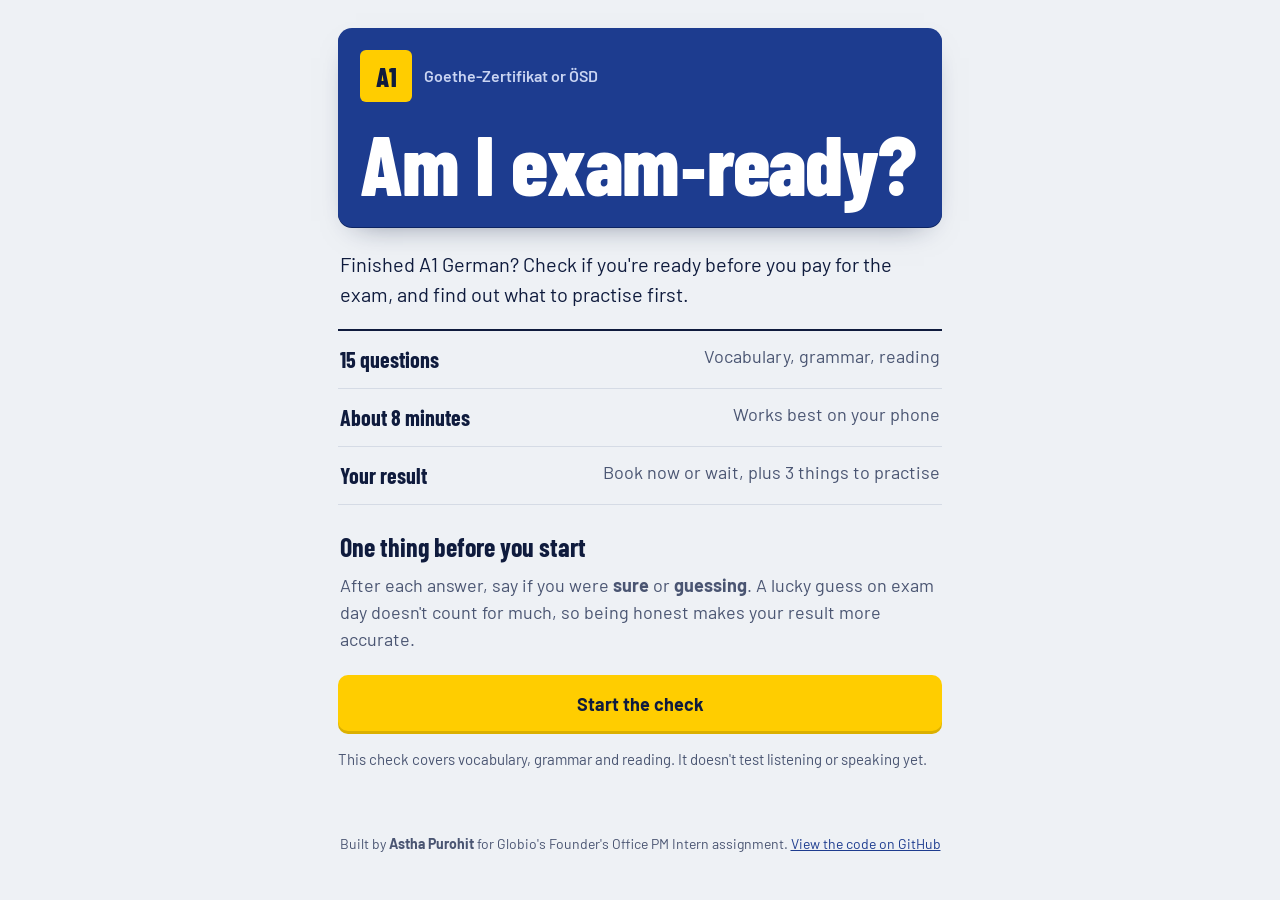
<file: index.html>
<!DOCTYPE html>
<html lang="en">
<head>
  <meta charset="UTF-8">
  <meta name="viewport" content="width=device-width, initial-scale=1">
  <title>Am I exam-ready? · A1 German readiness check</title>
  <meta name="description" content="A 15-question check that tells A1 German learners whether to book the Goethe or ÖSD exam, and what to practise first.">
  <meta name="author" content="Astha Purohit">
  <meta name="theme-color" content="#1d3c8f">
  <link rel="preload" href="fonts/barlow-condensed-latin-800-normal.woff2" as="font" type="font/woff2" crossorigin>
  <link rel="stylesheet" href="style.css">
</head>
<body>
  <main id="app" aria-live="polite"></main>

  <footer class="footer">
    Built by <strong>Astha Purohit</strong> for Globio's Founder's Office PM Intern assignment.
    <a href="https://github.com/asthapurohit/exam-ready" id="code-link" target="_blank" rel="noopener">View the code on GitHub</a>
  </footer>

  <!-- Plain scripts, no build step: open index.html and it works. -->
  <script src="questions.js"></script>
  <script src="picker.js"></script>
  <script src="scoring.js"></script>
  <script src="app.js"></script>
</body>
</html>
</file>
<file: style.css>
/* Author: Astha Purohit
 * Look & feel: German signage and the journey abroad.
 * DIN-style type (Barlow), platform blue, signal yellow, and a boarding pass for the result.
 */
@font-face { font-family: "Barlow"; font-weight: 400; font-display: swap; src: url(fonts/barlow-latin-400-normal.woff2) format("woff2"); }
@font-face { font-family: "Barlow"; font-weight: 500; font-display: swap; src: url(fonts/barlow-latin-500-normal.woff2) format("woff2"); }
@font-face { font-family: "Barlow"; font-weight: 600; font-display: swap; src: url(fonts/barlow-latin-600-normal.woff2) format("woff2"); }
@font-face { font-family: "Barlow"; font-weight: 700; font-display: swap; src: url(fonts/barlow-latin-700-normal.woff2) format("woff2"); }
@font-face { font-family: "Barlow Condensed"; font-weight: 600; font-display: swap; src: url(fonts/barlow-condensed-latin-600-normal.woff2) format("woff2"); }
@font-face { font-family: "Barlow Condensed"; font-weight: 700; font-display: swap; src: url(fonts/barlow-condensed-latin-700-normal.woff2) format("woff2"); }
@font-face { font-family: "Barlow Condensed"; font-weight: 800; font-display: swap; src: url(fonts/barlow-condensed-latin-800-normal.woff2) format("woff2"); }

:root {
  --paper: #eef1f5;
  --white: #ffffff;
  --ink: #0f1b3d;
  --ink-2: #4a5572;
  --line: #d5dbe5;
  --plate: #1d3c8f;      /* platform-sign blue */
  --signal: #ffcd00;     /* signal yellow */
  --go: #0e7f5a;    --go-bg: #e2f3ec;
  --delay: #b45f00; --delay-bg: #fdf0dc;
  --stop: #c4142b;  --stop-bg: #fbe4e7;
  --cond: "Barlow Condensed", "Arial Narrow", sans-serif;
  --body: "Barlow", system-ui, sans-serif;
}
* { box-sizing: border-box; }
html, body { margin: 0; }
body { font-family: var(--body); font-size: 18px; line-height: 1.5; color: var(--ink); background: var(--paper); -webkit-font-smoothing: antialiased; }
main { max-width: 640px; margin: 0 auto; padding: 20px 18px 32px; min-height: 85vh; }
p { margin: 0 0 12px; }
button { font: inherit; color: inherit; }
:focus-visible { outline: 3px solid var(--signal); outline-offset: 2px; border-radius: 6px; }
.quiet { color: var(--ink-2); }
.small { font-size: 15px; }

/* ---------- buttons ---------- */
.btn { display: block; width: 100%; border: 0; border-radius: 10px; padding: 16px 20px; font-weight: 700; font-size: 18px; cursor: pointer; }
.btn-go { background: var(--signal); color: var(--ink); box-shadow: inset 0 -3px 0 rgba(0,0,0,.14); }
.btn-go:hover { background: #ffd633; }
.btn-plate { background: var(--plate); color: #fff; }
.btn-plate:hover { background: #17327a; }
.btn-link { background: none; border: 0; padding: 10px 0; color: var(--plate); font-weight: 600; cursor: pointer; }
.btn-link:disabled { color: #a9b2c4; cursor: default; }

/* ---------- start: station sign hero ---------- */
.sign {
  background: var(--plate); color: #fff; border-radius: 14px; padding: 22px 22px 26px; margin-top: 8px;
  box-shadow: 0 1px 0 #0d2462, 0 12px 30px -18px rgba(15, 27, 61, .6);
}
.sign-top { display: flex; align-items: center; gap: 12px; font-weight: 600; font-size: 16px; color: #c9d4f2; }
.gleis { background: var(--signal); color: var(--ink); font-family: var(--cond); font-weight: 800; font-size: 26px; width: 52px; height: 52px; display: grid; place-items: center; border-radius: 6px; }
.sign h1 { font-family: var(--cond); font-weight: 800; font-size: clamp(54px, 15vw, 84px); line-height: .92; letter-spacing: -.01em; margin: 22px 0 0; }
.lede { font-size: 20px; margin: 22px 2px 20px; }

.board { list-style: none; padding: 0; margin: 0 0 22px; border-top: 2px solid var(--ink); }
.board li { display: flex; justify-content: space-between; gap: 16px; padding: 12px 2px; border-bottom: 1px solid var(--line); }
.board b { font-family: var(--cond); font-weight: 700; font-size: 22px; white-space: nowrap; }
.board span { color: var(--ink-2); text-align: right; }

.how { margin: 0 2px 22px; }
.how h2 { font-family: var(--cond); font-size: 26px; margin: 0 0 6px; }
.fine { font-size: 15px; color: var(--ink-2); margin-top: 14px; }

/* ---------- question screen ---------- */
.q-top { display: flex; justify-content: space-between; align-items: baseline; font-weight: 600; font-size: 15px; color: var(--ink-2); }
.q-top strong { color: var(--ink); font-family: var(--cond); font-size: 20px; }
.track { display: grid; grid-template-columns: repeat(15, 1fr); gap: 3px; margin: 8px 0 22px; }
.track i { height: 6px; border-radius: 2px; background: var(--line); }
.track i.done { background: var(--plate); }
.track i.now { background: var(--signal); }

.scenario { font-size: 18px; color: var(--ink-2); margin: 6px 0 6px; }
.prompt { font-family: var(--cond); font-weight: 700; font-size: 30px; line-height: 1.1; margin: 0 0 18px; }

.options { display: grid; gap: 10px; }
.option { display: flex; align-items: center; gap: 14px; width: 100%; text-align: left; background: var(--white); border: 2px solid transparent; border-radius: 12px; padding: 12px 14px; cursor: pointer; box-shadow: 0 1px 2px rgba(15,27,61,.08); }
.option .key { flex: none; width: 34px; height: 34px; border-radius: 8px; display: grid; place-items: center; font-family: var(--cond); font-weight: 700; font-size: 20px; background: var(--paper); color: var(--ink-2); }
.option:hover { border-color: #b6c3e6; }
.option.selected { border-color: var(--plate); }
.option.selected .key { background: var(--plate); color: #fff; }

.confidence { margin-top: 16px; background: var(--ink); color: #fff; border-radius: 14px; padding: 16px; animation: rise .22s ease-out; }
.confidence p { font-weight: 600; margin-bottom: 12px; }
.conf-btns { display: grid; grid-template-columns: 1fr 1fr; gap: 10px; }
.conf-btns .btn { padding: 14px 10px; }
.conf-btns .guess { background: transparent; color: #fff; box-shadow: inset 0 0 0 2px #46527a; }
.conf-btns .guess:hover { box-shadow: inset 0 0 0 2px #8b97bd; }
@keyframes rise { from { opacity: 0; transform: translateY(8px); } }

/* ---------- reading artefacts ---------- */
.artefact { margin: 4px 0 18px; }
.artefact-cap { font-size: 14px; color: var(--ink-2); margin-bottom: 8px; }

.chat { background: #e5ddd5; border-radius: 14px; padding: 14px; }
.chat .who { font-size: 13px; font-weight: 700; color: #1f7a6d; margin-bottom: 2px; }
.chat .bubble { background: #fff; border-radius: 4px 12px 12px 12px; padding: 10px 12px 6px; max-width: 92%; box-shadow: 0 1px 1px rgba(0,0,0,.1); }
.chat .bubble p { margin: 0; }
.chat .stamp { text-align: right; font-size: 12px; color: #8a8f98; }

.doorsign { background: linear-gradient(#fbfbfa, #eceeef); border: 1px solid #c9ced6; border-radius: 6px; padding: 18px 20px; max-width: 360px; box-shadow: 0 6px 14px -8px rgba(0,0,0,.35); white-space: pre-line; }
.doorsign .name { font-family: var(--cond); font-weight: 800; font-size: 26px; display: block; margin-bottom: 6px; border-bottom: 2px solid var(--ink); padding-bottom: 4px; }

.ad { background: #fffbe6; border-radius: 2px; padding: 16px 18px 0; max-width: 380px; transform: rotate(-1deg); box-shadow: 0 8px 16px -10px rgba(0,0,0,.45); }
.ad .head { font-family: var(--cond); font-weight: 800; font-size: 30px; margin-bottom: 4px; }
.ad .tabs { display: flex; margin: 14px -18px 0; border-top: 1px dashed #b9ae7f; }
.ad .tabs span { flex: 1; font-size: 10px; writing-mode: vertical-rl; transform: rotate(180deg); padding: 8px 0; text-align: center; border-left: 1px dashed #b9ae7f; color: #6c6440; height: 92px; }

.display { background: #0b1a4a; color: #fff; border-radius: 10px; padding: 14px 16px; font-family: var(--cond); font-weight: 600; font-size: 22px; line-height: 1.25; border: 3px solid #26375f; }
.display .info { display: inline-block; background: var(--signal); color: var(--ink); font-weight: 800; padding: 0 8px; border-radius: 3px; margin-bottom: 6px; font-size: 18px; }

/* ---------- results: boarding pass ---------- */
.pass { position: relative; background: var(--white); border-radius: 16px; overflow: hidden; margin-top: 6px; box-shadow: 0 18px 40px -24px rgba(15,27,61,.55); animation: printIn .6s cubic-bezier(.2,.8,.2,1); }
@keyframes printIn { from { transform: translateY(-24px); opacity: 0; } }
.pass-band { display: flex; justify-content: space-between; align-items: center; background: var(--plate); color: #fff; padding: 12px 18px; font-weight: 600; font-size: 15px; }
.pass-band b { font-family: var(--cond); font-size: 20px; }
.pass-main { padding: 20px 18px 18px; }
.pass-main .status-label { font-size: 15px; color: var(--ink-2); }
.pass-main h1 { font-family: var(--cond); font-weight: 800; font-size: clamp(40px, 11vw, 56px); line-height: .98; margin: 2px 0 12px; max-width: calc(100% - 130px); }
.pass-main .advice { margin: 0; }
.pass-main .weak { font-weight: 600; }
.READY .pass-main h1 { color: var(--go); }
.ALMOST .pass-main h1 { color: var(--delay); }
.NOT_YET .pass-main h1 { color: var(--stop); }

.stamp {
  position: absolute; right: 16px; top: 74px; transform: rotate(-12deg);
  font-family: var(--cond); font-weight: 800; font-size: 22px; letter-spacing: .04em; line-height: 1;
  padding: 8px 10px; border: 3px solid currentColor; border-radius: 8px; opacity: .85;
  animation: thump .35s .45s cubic-bezier(.3,1.6,.5,1) both;
}
.READY .stamp { color: var(--go); } .ALMOST .stamp { color: var(--delay); } .NOT_YET .stamp { color: var(--stop); }
@keyframes thump { from { transform: rotate(-12deg) scale(1.8); opacity: 0; } }

.perf { position: relative; height: 0; border-top: 2px dashed var(--line); margin: 0 18px; }
.perf::before, .perf::after { content: ""; position: absolute; top: -13px; width: 24px; height: 24px; border-radius: 50%; background: var(--paper); }
.perf::before { left: -31px; } .perf::after { right: -31px; }

.pass-stub { display: grid; grid-template-columns: auto 1fr; gap: 18px; padding: 18px; align-items: center; }
.overall { text-align: center; padding-right: 18px; border-right: 1px solid var(--line); }
.overall b { display: block; font-family: var(--cond); font-weight: 800; font-size: 54px; line-height: 1; }
.overall span { font-size: 13px; color: var(--ink-2); }
.skills { display: grid; gap: 10px; }
.skill-row { display: grid; grid-template-columns: 92px 1fr 44px; align-items: center; gap: 10px; font-size: 15px; font-weight: 600; }
.skill-row .pct { text-align: right; font-family: var(--cond); font-size: 20px; }
.meter { position: relative; height: 10px; background: var(--paper); border-radius: 5px; }
.meter .fill { height: 100%; border-radius: 5px; }
.meter .tick { position: absolute; top: -3px; bottom: -3px; width: 2px; background: var(--ink); opacity: .3; }
.pass-foot { padding: 0 18px 16px; font-size: 14px; color: var(--ink-2); }

.section-title { font-family: var(--cond); font-weight: 700; font-size: 30px; margin: 34px 0 10px; }
.recs { list-style: none; margin: 0; padding: 0; counter-reset: rec; }
.recs li { counter-increment: rec; position: relative; padding: 16px 0 18px 52px; border-top: 1px solid var(--line); }
.recs li::before { content: counter(rec); position: absolute; left: 0; top: 16px; width: 36px; height: 36px; border-radius: 8px; background: var(--ink); color: #fff; display: grid; place-items: center; font-family: var(--cond); font-weight: 800; font-size: 22px; }
.recs h3 { font-family: var(--cond); font-size: 24px; line-height: 1.1; margin: 0 0 4px; }
.recs .reason { font-size: 15px; color: var(--ink-2); margin-bottom: 10px; }
.recs .drill { background: var(--white); border-left: 4px solid var(--signal); border-radius: 0 8px 8px 0; padding: 10px 14px; font-size: 16px; }
.tag-misc { display: inline-block; font-family: var(--body); font-size: 13px; font-weight: 700; color: var(--stop); background: var(--stop-bg); padding: 2px 8px; border-radius: 999px; margin-left: 8px; vertical-align: 3px; }

.notice { background: var(--white); border-radius: 12px; padding: 14px 16px; font-size: 16px; margin: 22px 0 14px; border: 1px solid var(--line); }

details { border-top: 1px solid var(--line); padding: 14px 2px; }
details:last-of-type { border-bottom: 1px solid var(--line); margin-bottom: 22px; }
summary { font-weight: 700; cursor: pointer; list-style: none; display: flex; justify-content: space-between; }
summary::-webkit-details-marker { display: none; }
summary::after { content: "+"; font-family: var(--cond); font-size: 24px; line-height: 1; color: var(--plate); }
details[open] summary::after { content: "–"; }
details ul { padding-left: 20px; font-size: 16px; }
.review-item { padding: 12px 0; border-bottom: 1px solid var(--line); font-size: 16px; }
.review-item:last-child { border-bottom: 0; }
.ri-head { font-weight: 700; }
.ok { color: var(--go); } .bad { color: var(--stop); } .meh { color: var(--delay); }
.ri-why { color: var(--ink-2); font-size: 14px; margin-top: 4px; }

.footer { text-align: center; font-size: 14px; color: var(--ink-2); padding: 18px 16px 30px; }
.footer a { color: var(--plate); }

@media (max-width: 400px) {
  .pass-stub { grid-template-columns: 1fr; }
  .overall { border-right: 0; border-bottom: 1px solid var(--line); padding: 0 0 12px; }
  .skill-row { grid-template-columns: 84px 1fr 40px; }
}
@media (prefers-reduced-motion: reduce) {
  *, *::before, *::after { animation: none !important; transition: none !important; }
}
</file>
